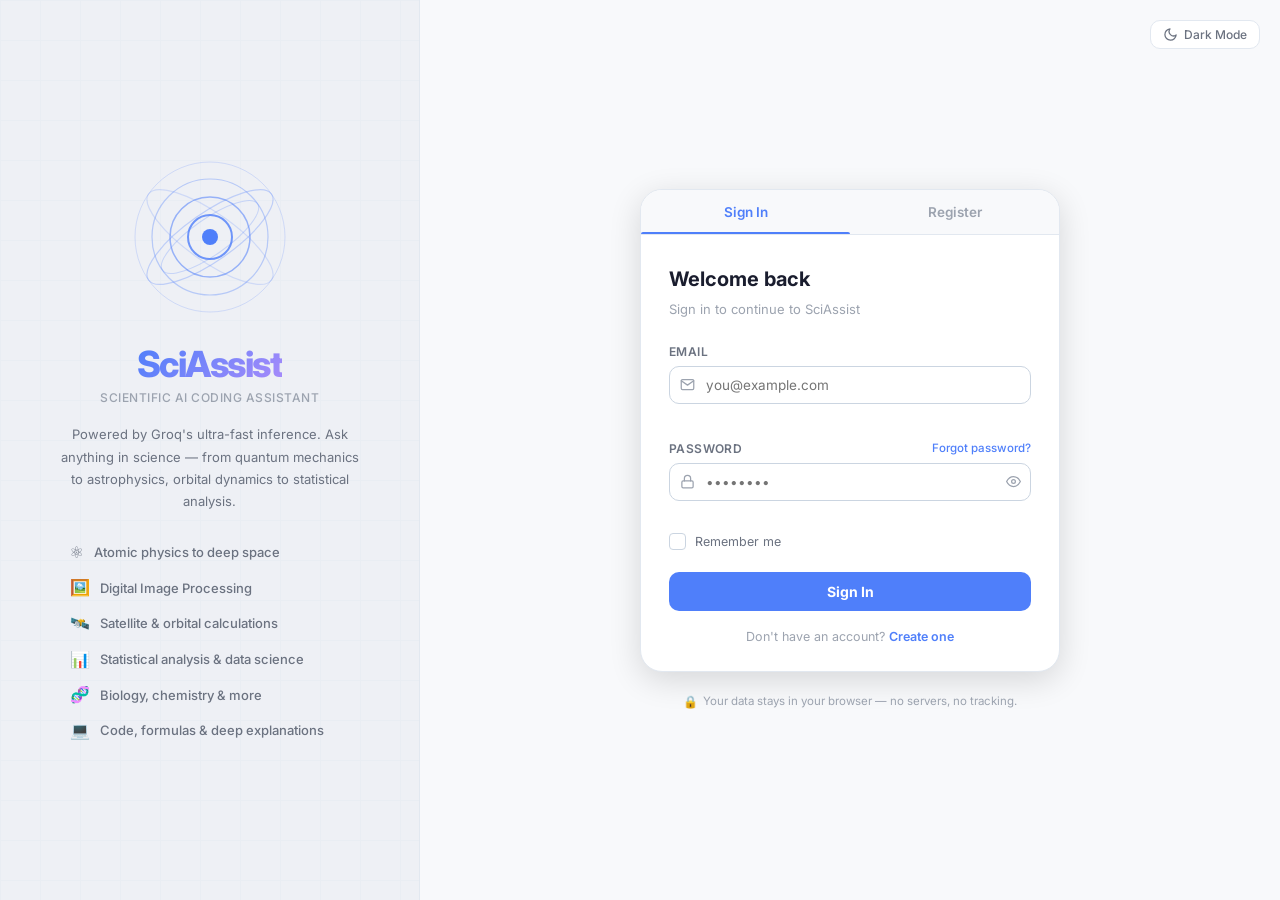
<file: auth.html>
<!DOCTYPE html>
<html lang="en" data-theme="dark">
<head>
  <meta charset="UTF-8" />
  <meta name="viewport" content="width=device-width, initial-scale=1.0" />
  <title>SciAssist — Sign In</title>
  <meta name="description" content="Sign in or create your SciAssist account." />
  <link rel="icon" type="image/svg+xml" href="favicon.svg" />
  <link rel="preconnect" href="https://fonts.googleapis.com" />
  <link rel="preconnect" href="https://fonts.gstatic.com" crossorigin />
  <link href="https://fonts.googleapis.com/css2?family=Inter:wght@300;400;500;600;700&family=JetBrains+Mono:wght@400;500&display=swap" rel="stylesheet" />
  <link rel="stylesheet" href="styles.css" />
  <link rel="stylesheet" href="auth.css" />
</head>
<body>

  <div class="auth-page">

    <!-- Left panel — branding -->
    <div class="auth-brand">
      <div class="auth-brand-inner">
        <div class="auth-orb" aria-hidden="true">
          <svg viewBox="0 0 160 160" fill="none">
            <circle cx="80" cy="80" r="75" stroke="var(--accent)" stroke-width="1" opacity="0.2"/>
            <circle cx="80" cy="80" r="58" stroke="var(--accent)" stroke-width="1.2" opacity="0.35"/>
            <circle cx="80" cy="80" r="40" stroke="var(--accent)" stroke-width="1.5" opacity="0.55"/>
            <circle cx="80" cy="80" r="22" stroke="var(--accent)" stroke-width="2" opacity="0.8"/>
            <circle cx="80" cy="80" r="8" fill="var(--accent)"/>
            <ellipse cx="80" cy="80" rx="75" ry="24" stroke="var(--accent)" stroke-width="1.2" fill="none" opacity="0.3" transform="rotate(-35 80 80)"/>
            <ellipse cx="80" cy="80" rx="75" ry="24" stroke="var(--accent)" stroke-width="1.2" fill="none" opacity="0.2" transform="rotate(35 80 80)"/>
            <ellipse cx="80" cy="80" rx="58" ry="18" stroke="var(--accent)" stroke-width="1" fill="none" opacity="0.25" transform="rotate(-35 80 80)"/>
          </svg>
        </div>

        <div class="auth-brand-text">
          <h1 class="auth-brand-name">SciAssist</h1>
          <p class="auth-brand-tagline">Scientific AI Coding Assistant</p>
        </div>

        <p class="auth-brand-desc">
          Powered by Groq's ultra-fast inference. Ask anything in science — from quantum mechanics to astrophysics, orbital dynamics to statistical analysis.
        </p>

        <ul class="auth-feature-list" aria-label="Features">
          <li><span class="feat-icon" aria-hidden="true">⚛️</span> Atomic physics to deep space</li>
          <li><span class="feat-icon" aria-hidden="true">🖼️</span> Digital Image Processing</li>
          <li><span class="feat-icon" aria-hidden="true">🛰️</span> Satellite & orbital calculations</li>
          <li><span class="feat-icon" aria-hidden="true">📊</span> Statistical analysis & data science</li>
          <li><span class="feat-icon" aria-hidden="true">🧬</span> Biology, chemistry & more</li>
          <li><span class="feat-icon" aria-hidden="true">💻</span> Code, formulas & deep explanations</li>
        </ul>
      </div>
    </div>

    <!-- Right panel — form -->
    <div class="auth-form-panel">

      <div class="auth-theme-row">
        <button id="themeToggle" class="theme-toggle auth-theme-btn" aria-label="Toggle theme">
          <span class="theme-icon light-icon" aria-hidden="true">
            <svg viewBox="0 0 24 24" fill="none" stroke="currentColor" stroke-width="2" stroke-linecap="round" stroke-linejoin="round">
              <circle cx="12" cy="12" r="5"/><line x1="12" y1="1" x2="12" y2="3"/><line x1="12" y1="21" x2="12" y2="23"/>
              <line x1="4.22" y1="4.22" x2="5.64" y2="5.64"/><line x1="18.36" y1="18.36" x2="19.78" y2="19.78"/>
              <line x1="1" y1="12" x2="3" y2="12"/><line x1="21" y1="12" x2="23" y2="12"/>
              <line x1="4.22" y1="19.78" x2="5.64" y2="18.36"/><line x1="18.36" y1="5.64" x2="19.78" y2="4.22"/>
            </svg>
          </span>
          <span class="theme-icon dark-icon" aria-hidden="true">
            <svg viewBox="0 0 24 24" fill="none" stroke="currentColor" stroke-width="2" stroke-linecap="round" stroke-linejoin="round">
              <path d="M21 12.79A9 9 0 1 1 11.21 3 7 7 0 0 0 21 12.79z"/>
            </svg>
          </span>
          <span id="themeLabel">Light Mode</span>
        </button>
      </div>

      <div class="auth-card">

        <!-- Tab switcher -->
        <div class="auth-tabs" role="tablist" aria-label="Authentication mode">
          <button class="auth-tab active" id="tabLogin" role="tab" aria-selected="true" aria-controls="panelLogin">Sign In</button>
          <button class="auth-tab" id="tabRegister" role="tab" aria-selected="false" aria-controls="panelRegister">Register</button>
        </div>

        <!-- ── Login Panel ── -->
        <div id="panelLogin" class="auth-panel active" role="tabpanel" aria-labelledby="tabLogin">
          <div class="auth-panel-header">
            <h2 class="auth-title">Welcome back</h2>
            <p class="auth-subtitle">Sign in to continue to SciAssist</p>
          </div>

          <form id="loginForm" class="auth-form" novalidate autocomplete="on">
            <div class="form-group">
              <label for="loginEmail" class="form-label">Email</label>
              <div class="input-wrap">
                <span class="input-icon" aria-hidden="true">
                  <svg viewBox="0 0 24 24" fill="none" stroke="currentColor" stroke-width="2" stroke-linecap="round" stroke-linejoin="round"><path d="M4 4h16c1.1 0 2 .9 2 2v12c0 1.1-.9 2-2 2H4c-1.1 0-2-.9-2-2V6c0-1.1.9-2 2-2z"/><polyline points="22,6 12,13 2,6"/></svg>
                </span>
                <input type="email" id="loginEmail" class="auth-input" placeholder="you@example.com" autocomplete="email" required aria-required="true" />
              </div>
              <span class="field-error" id="loginEmailErr" role="alert"></span>
            </div>

            <div class="form-group">
              <label for="loginPassword" class="form-label">
                Password
                <button type="button" class="forgot-link" id="forgotBtn" tabindex="0">Forgot password?</button>
              </label>
              <div class="input-wrap">
                <span class="input-icon" aria-hidden="true">
                  <svg viewBox="0 0 24 24" fill="none" stroke="currentColor" stroke-width="2" stroke-linecap="round" stroke-linejoin="round"><rect x="3" y="11" width="18" height="11" rx="2" ry="2"/><path d="M7 11V7a5 5 0 0 1 10 0v4"/></svg>
                </span>
                <input type="password" id="loginPassword" class="auth-input" placeholder="••••••••" autocomplete="current-password" required aria-required="true" />
                <button type="button" class="toggle-pw" aria-label="Show password" data-target="loginPassword">
                  <svg class="eye-icon" viewBox="0 0 24 24" fill="none" stroke="currentColor" stroke-width="2" stroke-linecap="round" stroke-linejoin="round"><path d="M1 12s4-8 11-8 11 8 11 8-4 8-11 8-11-8-11-8z"/><circle cx="12" cy="12" r="3"/></svg>
                  <svg class="eye-off-icon" viewBox="0 0 24 24" fill="none" stroke="currentColor" stroke-width="2" stroke-linecap="round" stroke-linejoin="round" style="display:none"><path d="M17.94 17.94A10.07 10.07 0 0 1 12 20c-7 0-11-8-11-8a18.45 18.45 0 0 1 5.06-5.94"/><path d="M9.9 4.24A9.12 9.12 0 0 1 12 4c7 0 11 8 11 8a18.5 18.5 0 0 1-2.16 3.19"/><line x1="1" y1="1" x2="23" y2="23"/></svg>
                </button>
              </div>
              <span class="field-error" id="loginPasswordErr" role="alert"></span>
            </div>

            <div class="form-group form-check-row">
              <label class="check-label">
                <input type="checkbox" id="rememberMe" class="check-input" />
                <span class="check-box" aria-hidden="true"></span>
                Remember me
              </label>
            </div>

            <button type="submit" class="auth-submit-btn" id="loginSubmit">
              <span class="btn-text">Sign In</span>
              <span class="btn-spinner" hidden aria-hidden="true"></span>
            </button>
          </form>

          <p class="auth-switch">Don't have an account? <button class="switch-link" data-target="register">Create one</button></p>
        </div>

        <!-- ── Register Panel ── -->
        <div id="panelRegister" class="auth-panel" role="tabpanel" aria-labelledby="tabRegister" hidden>
          <div class="auth-panel-header">
            <h2 class="auth-title">Create account</h2>
            <p class="auth-subtitle">Join SciAssist — it's free</p>
          </div>

          <form id="registerForm" class="auth-form" novalidate autocomplete="on">
            <div class="form-row">
              <div class="form-group">
                <label for="regFirstName" class="form-label">First name</label>
                <div class="input-wrap">
                  <span class="input-icon" aria-hidden="true">
                    <svg viewBox="0 0 24 24" fill="none" stroke="currentColor" stroke-width="2" stroke-linecap="round" stroke-linejoin="round"><path d="M20 21v-2a4 4 0 0 0-4-4H8a4 4 0 0 0-4 4v2"/><circle cx="12" cy="7" r="4"/></svg>
                  </span>
                  <input type="text" id="regFirstName" class="auth-input" placeholder="Ada" autocomplete="given-name" required aria-required="true" />
                </div>
                <span class="field-error" id="regFirstNameErr" role="alert"></span>
              </div>
              <div class="form-group">
                <label for="regLastName" class="form-label">Last name</label>
                <div class="input-wrap">
                  <input type="text" id="regLastName" class="auth-input" placeholder="Lovelace" autocomplete="family-name" required aria-required="true" />
                </div>
                <span class="field-error" id="regLastNameErr" role="alert"></span>
              </div>
            </div>

            <div class="form-group">
              <label for="regEmail" class="form-label">Email</label>
              <div class="input-wrap">
                <span class="input-icon" aria-hidden="true">
                  <svg viewBox="0 0 24 24" fill="none" stroke="currentColor" stroke-width="2" stroke-linecap="round" stroke-linejoin="round"><path d="M4 4h16c1.1 0 2 .9 2 2v12c0 1.1-.9 2-2 2H4c-1.1 0-2-.9-2-2V6c0-1.1.9-2 2-2z"/><polyline points="22,6 12,13 2,6"/></svg>
                </span>
                <input type="email" id="regEmail" class="auth-input" placeholder="you@example.com" autocomplete="email" required aria-required="true" />
              </div>
              <span class="field-error" id="regEmailErr" role="alert"></span>
            </div>

            <div class="form-group">
              <label for="regPassword" class="form-label">Password</label>
              <div class="input-wrap">
                <span class="input-icon" aria-hidden="true">
                  <svg viewBox="0 0 24 24" fill="none" stroke="currentColor" stroke-width="2" stroke-linecap="round" stroke-linejoin="round"><rect x="3" y="11" width="18" height="11" rx="2" ry="2"/><path d="M7 11V7a5 5 0 0 1 10 0v4"/></svg>
                </span>
                <input type="password" id="regPassword" class="auth-input" placeholder="Min. 8 characters" autocomplete="new-password" required aria-required="true" />
                <button type="button" class="toggle-pw" aria-label="Show password" data-target="regPassword">
                  <svg class="eye-icon" viewBox="0 0 24 24" fill="none" stroke="currentColor" stroke-width="2" stroke-linecap="round" stroke-linejoin="round"><path d="M1 12s4-8 11-8 11 8 11 8-4 8-11 8-11-8-11-8z"/><circle cx="12" cy="12" r="3"/></svg>
                  <svg class="eye-off-icon" viewBox="0 0 24 24" fill="none" stroke="currentColor" stroke-width="2" stroke-linecap="round" stroke-linejoin="round" style="display:none"><path d="M17.94 17.94A10.07 10.07 0 0 1 12 20c-7 0-11-8-11-8a18.45 18.45 0 0 1 5.06-5.94"/><path d="M9.9 4.24A9.12 9.12 0 0 1 12 4c7 0 11 8 11 8a18.5 18.5 0 0 1-2.16 3.19"/><line x1="1" y1="1" x2="23" y2="23"/></svg>
                </button>
              </div>
              <!-- Password strength bar -->
              <div class="pw-strength" id="pwStrength" aria-live="polite">
                <div class="pw-strength-bar">
                  <div class="pw-strength-fill" id="pwStrengthFill"></div>
                </div>
                <span class="pw-strength-label" id="pwStrengthLabel"></span>
              </div>
              <span class="field-error" id="regPasswordErr" role="alert"></span>
            </div>

            <div class="form-group">
              <label for="regConfirm" class="form-label">Confirm password</label>
              <div class="input-wrap">
                <span class="input-icon" aria-hidden="true">
                  <svg viewBox="0 0 24 24" fill="none" stroke="currentColor" stroke-width="2" stroke-linecap="round" stroke-linejoin="round"><path d="M12 22s8-4 8-10V5l-8-3-8 3v7c0 6 8 10 8 10z"/></svg>
                </span>
                <input type="password" id="regConfirm" class="auth-input" placeholder="Repeat password" autocomplete="new-password" required aria-required="true" />
                <button type="button" class="toggle-pw" aria-label="Show confirm password" data-target="regConfirm">
                  <svg class="eye-icon" viewBox="0 0 24 24" fill="none" stroke="currentColor" stroke-width="2" stroke-linecap="round" stroke-linejoin="round"><path d="M1 12s4-8 11-8 11 8 11 8-4 8-11 8-11-8-11-8z"/><circle cx="12" cy="12" r="3"/></svg>
                  <svg class="eye-off-icon" viewBox="0 0 24 24" fill="none" stroke="currentColor" stroke-width="2" stroke-linecap="round" stroke-linejoin="round" style="display:none"><path d="M17.94 17.94A10.07 10.07 0 0 1 12 20c-7 0-11-8-11-8a18.45 18.45 0 0 1 5.06-5.94"/><path d="M9.9 4.24A9.12 9.12 0 0 1 12 4c7 0 11 8 11 8a18.5 18.5 0 0 1-2.16 3.19"/><line x1="1" y1="1" x2="23" y2="23"/></svg>
                </button>
              </div>
              <span class="field-error" id="regConfirmErr" role="alert"></span>
            </div>

            <div class="form-group form-check-row">
              <label class="check-label">
                <input type="checkbox" id="agreeTerms" class="check-input" required />
                <span class="check-box" aria-hidden="true"></span>
                I agree to use SciAssist for scientific purposes only
              </label>
              <span class="field-error" id="agreeTermsErr" role="alert"></span>
            </div>

            <button type="submit" class="auth-submit-btn" id="registerSubmit">
              <span class="btn-text">Create Account</span>
              <span class="btn-spinner" hidden aria-hidden="true"></span>
            </button>
          </form>

          <p class="auth-switch">Already have an account? <button class="switch-link" data-target="login">Sign in</button></p>
        </div>

      </div><!-- /auth-card -->

      <p class="auth-footer-note">Your data stays in your browser — no servers, no tracking.</p>

    </div><!-- /auth-form-panel -->
  </div><!-- /auth-page -->

  <!-- Toast container -->
  <div id="toastContainer" class="toast-container" aria-live="assertive" aria-atomic="true" role="alert"></div>

  <!-- Forgot password modal -->
  <div id="forgotModal" class="modal-backdrop" hidden role="dialog" aria-modal="true" aria-labelledby="forgotTitle">
    <div class="modal-box">
      <div class="modal-header">
        <h3 id="forgotTitle" class="modal-title">Reset Password</h3>
        <button class="modal-close icon-btn" id="modalClose" aria-label="Close">
          <svg viewBox="0 0 24 24" fill="none" stroke="currentColor" stroke-width="2" stroke-linecap="round" stroke-linejoin="round" aria-hidden="true"><line x1="18" y1="6" x2="6" y2="18"/><line x1="6" y1="6" x2="18" y2="18"/></svg>
        </button>
      </div>
      <p class="modal-body">Enter your registered email. Your new password will be shown once — save it immediately.</p>
      <div class="form-group" style="margin-top:14px">
        <div class="input-wrap">
          <span class="input-icon" aria-hidden="true">
            <svg viewBox="0 0 24 24" fill="none" stroke="currentColor" stroke-width="2" stroke-linecap="round" stroke-linejoin="round"><path d="M4 4h16c1.1 0 2 .9 2 2v12c0 1.1-.9 2-2 2H4c-1.1 0-2-.9-2-2V6c0-1.1.9-2 2-2z"/><polyline points="22,6 12,13 2,6"/></svg>
          </span>
          <input type="email" id="forgotEmail" class="auth-input" placeholder="you@example.com" autocomplete="email" />
        </div>
      </div>
      <div id="resetResult" class="reset-result" hidden></div>
      <div class="modal-actions">
        <button class="auth-submit-btn" id="resetBtn" style="margin-top:0">Reset Password</button>
      </div>
    </div>
  </div>

  <script src="auth.js"></script>
</body>
</html>
</file>
<file: styles.css>
/* ============================================================
   SciAssist — Professional Scientific AI Assistant
   Design System & Layout
   ============================================================ */

/* ---------- Design Tokens ---------- */
:root {
  --bg-primary: #F8F9FB;
  --bg-secondary: #FFFFFF;
  --bg-sidebar: #EEF0F5;
  --bg-input: #FFFFFF;
  --bg-code: #1E2130;
  --bg-message-user: #4F7FFA;
  --bg-message-ai: #FFFFFF;
  --bg-hover: rgba(79,127,250,0.07);
  --border: #E2E8F0;
  --border-input: #CBD5E1;
  --accent: #4F7FFA;
  --accent-hover: #3D6FE8;
  --accent-subtle: rgba(79,127,250,0.12);
  --text-primary: #1A1D2E;
  --text-secondary: #6B7280;
  --text-muted: #9CA3AF;
  --text-on-accent: #FFFFFF;
  --text-code: #E8EAED;
  --success: #10B981;
  --error: #EF4444;
  --warning: #F59E0B;
  --shadow-sm: 0 1px 3px rgba(0,0,0,0.08);
  --shadow-md: 0 4px 16px rgba(0,0,0,0.10);
  --shadow-lg: 0 8px 32px rgba(0,0,0,0.14);
  --sidebar-width: 260px;
  --header-height: 56px;
  --radius-sm: 6px;
  --radius-md: 10px;
  --radius-lg: 16px;
  --radius-xl: 22px;
  --font-ui: 'Inter', system-ui, -apple-system, sans-serif;
  --font-mono: 'JetBrains Mono', 'Fira Code', monospace;
  --transition: 0.2s ease;
}

[data-theme="dark"] {
  --bg-primary: #0F1117;
  --bg-secondary: #1A1D27;
  --bg-sidebar: #13151F;
  --bg-input: #1E2130;
  --bg-message-user: #4F7FFA;
  --bg-message-ai: #1E2130;
  --bg-hover: rgba(79,127,250,0.10);
  --border: #2A2D3A;
  --border-input: #3A3D4E;
  --accent: #6B9BFF;
  --accent-hover: #5A8AEE;
  --accent-subtle: rgba(107,155,255,0.15);
  --text-primary: #E8EAED;
  --text-secondary: #9CA3AF;
  --text-muted: #6B7280;
  --text-on-accent: #FFFFFF;
  --shadow-sm: 0 1px 3px rgba(0,0,0,0.3);
  --shadow-md: 0 4px 16px rgba(0,0,0,0.4);
  --shadow-lg: 0 8px 32px rgba(0,0,0,0.5);
}

/* ---------- Reset & Base ---------- */
*, *::before, *::after { box-sizing: border-box; margin: 0; padding: 0; }

html {
  font-size: 14px;
  scroll-behavior: smooth;
  -webkit-text-size-adjust: 100%;
}

body {
  font-family: var(--font-ui);
  background: var(--bg-primary);
  color: var(--text-primary);
  line-height: 1.6;
  min-height: 100vh;
  overflow: hidden;
  transition: background var(--transition), color var(--transition);
}

#app {
  display: flex;
  height: 100vh;
  overflow: hidden;
}

/* ---------- Scrollbar ---------- */
::-webkit-scrollbar { width: 6px; height: 6px; }
::-webkit-scrollbar-track { background: transparent; }
::-webkit-scrollbar-thumb { background: var(--border); border-radius: 3px; }
::-webkit-scrollbar-thumb:hover { background: var(--text-muted); }

/* ---------- Sidebar ---------- */
.sidebar {
  width: var(--sidebar-width);
  min-width: var(--sidebar-width);
  background: var(--bg-sidebar);
  border-right: 1px solid var(--border);
  display: flex;
  flex-direction: column;
  overflow: hidden;
  transition: transform var(--transition), width var(--transition);
  z-index: 100;
}

.sidebar.collapsed {
  width: 0;
  min-width: 0;
  border-right: none;
}

.sidebar-header {
  display: flex;
  align-items: center;
  justify-content: space-between;
  padding: 18px 16px 14px;
  border-bottom: 1px solid var(--border);
}

.logo {
  display: flex;
  align-items: center;
  gap: 10px;
}

.logo-icon {
  width: 34px;
  height: 34px;
  flex-shrink: 0;
  animation: orbit 12s linear infinite;
}

@keyframes orbit {
  from { transform: rotate(0deg); }
  to { transform: rotate(360deg); }
}

.logo-text { display: flex; flex-direction: column; }
.logo-name { font-size: 15px; font-weight: 700; color: var(--text-primary); letter-spacing: -0.3px; }
.logo-tagline { font-size: 10px; color: var(--text-muted); font-weight: 400; }

.sidebar-close { display: none; }

.new-chat-btn {
  display: flex;
  align-items: center;
  gap: 8px;
  margin: 14px 12px 10px;
  padding: 9px 14px;
  background: var(--accent-subtle);
  color: var(--accent);
  border: 1px solid var(--accent-subtle);
  border-radius: var(--radius-md);
  font-size: 13px;
  font-weight: 600;
  cursor: pointer;
  transition: background var(--transition), border-color var(--transition);
  font-family: var(--font-ui);
}

.new-chat-btn:hover {
  background: var(--accent);
  color: var(--text-on-accent);
  border-color: var(--accent);
}

.new-chat-btn svg { width: 16px; height: 16px; }

.topics-nav { flex: 1; overflow-y: auto; padding: 0 12px; }
.topics-heading {
  font-size: 10px;
  font-weight: 700;
  text-transform: uppercase;
  letter-spacing: 0.8px;
  color: var(--text-muted);
  padding: 14px 4px 8px;
}

.topics-list { list-style: none; display: flex; flex-direction: column; gap: 2px; }

.topic-item {
  display: flex;
  align-items: center;
  gap: 8px;
  padding: 8px 10px;
  border-radius: var(--radius-sm);
  cursor: pointer;
  color: var(--text-secondary);
  font-size: 12.5px;
  font-weight: 500;
  transition: background var(--transition), color var(--transition);
  border: none;
  background: none;
  width: 100%;
  text-align: left;
  font-family: var(--font-ui);
}

.topic-item:hover { background: var(--bg-hover); color: var(--accent); }
.topic-item .topic-icon { font-size: 15px; flex-shrink: 0; }

.sidebar-footer {
  padding: 14px 12px;
  border-top: 1px solid var(--border);
  display: flex;
  flex-direction: column;
  gap: 12px;
}

.theme-toggle {
  display: flex;
  align-items: center;
  gap: 8px;
  padding: 7px 10px;
  border-radius: var(--radius-sm);
  border: none;
  background: none;
  cursor: pointer;
  color: var(--text-secondary);
  font-size: 12.5px;
  font-weight: 500;
  transition: background var(--transition), color var(--transition);
  font-family: var(--font-ui);
  width: 100%;
  text-align: left;
}

.theme-toggle:hover { background: var(--bg-hover); color: var(--text-primary); }
.theme-icon svg { width: 15px; height: 15px; vertical-align: middle; }

[data-theme="dark"] .light-icon { display: flex; }
[data-theme="dark"] .dark-icon { display: none; }
[data-theme="light"] .light-icon { display: none; }
[data-theme="light"] .dark-icon { display: flex; }

.api-key-section { display: flex; flex-direction: column; gap: 5px; }
.api-key-label {
  display: flex;
  align-items: center;
  gap: 5px;
  font-size: 11px;
  font-weight: 600;
  color: var(--text-muted);
  text-transform: uppercase;
  letter-spacing: 0.5px;
}
.key-icon { width: 12px; height: 12px; }

.api-key-input {
  padding: 7px 10px;
  border: 1px solid var(--border-input);
  border-radius: var(--radius-sm);
  background: var(--bg-input);
  color: var(--text-primary);
  font-size: 12px;
  font-family: var(--font-mono);
  outline: none;
  transition: border-color var(--transition);
  width: 100%;
}

.api-key-input:focus { border-color: var(--accent); }
.api-key-input::placeholder { color: var(--text-muted); }

.save-key-btn {
  padding: 6px 12px;
  background: var(--accent);
  color: var(--text-on-accent);
  border: none;
  border-radius: var(--radius-sm);
  font-size: 12px;
  font-weight: 600;
  cursor: pointer;
  transition: background var(--transition);
  font-family: var(--font-ui);
  align-self: flex-end;
}

.save-key-btn:hover { background: var(--accent-hover); }

/* ---------- Main Area ---------- */
.main-area {
  flex: 1;
  display: flex;
  flex-direction: column;
  min-width: 0;
  overflow: hidden;
  background: var(--bg-primary);
}

/* ---------- Header ---------- */
.main-header {
  height: var(--header-height);
  display: flex;
  align-items: center;
  justify-content: space-between;
  padding: 0 16px;
  border-bottom: 1px solid var(--border);
  background: var(--bg-secondary);
  box-shadow: var(--shadow-sm);
  gap: 12px;
  flex-shrink: 0;
  z-index: 10;
}

.header-title {
  display: flex;
  align-items: center;
  gap: 8px;
  font-size: 15px;
  font-weight: 700;
  color: var(--text-primary);
  letter-spacing: -0.3px;
}

.header-logo { width: 22px; height: 22px; }

.header-actions { display: flex; align-items: center; gap: 8px; }

.mode-toggle-group {
  display: flex;
  background: var(--bg-primary);
  border: 1px solid var(--border);
  border-radius: var(--radius-lg);
  overflow: hidden;
  padding: 2px;
  gap: 2px;
}

.mode-btn {
  display: flex;
  align-items: center;
  gap: 5px;
  padding: 5px 11px;
  border: none;
  background: none;
  border-radius: var(--radius-md);
  font-size: 12px;
  font-weight: 600;
  cursor: pointer;
  color: var(--text-secondary);
  transition: background var(--transition), color var(--transition);
  font-family: var(--font-ui);
}

.mode-btn.active {
  background: var(--accent);
  color: var(--text-on-accent);
}

.mode-btn:not(.active):hover { background: var(--bg-hover); color: var(--text-primary); }
.mode-icon { width: 12px; height: 12px; }

/* ---------- Icon Buttons ---------- */
.icon-btn {
  width: 34px;
  height: 34px;
  display: flex;
  align-items: center;
  justify-content: center;
  border: none;
  background: none;
  border-radius: var(--radius-sm);
  cursor: pointer;
  color: var(--text-secondary);
  transition: background var(--transition), color var(--transition);
  flex-shrink: 0;
}

.icon-btn:hover { background: var(--bg-hover); color: var(--text-primary); }
.icon-btn svg { width: 18px; height: 18px; }

/* ---------- Chat Panel ---------- */
.chat-panel {
  flex: 1;
  overflow-y: auto;
  overflow-x: hidden;
  padding: 20px 0;
  display: flex;
  flex-direction: column;
  scroll-behavior: smooth;
}

/* ---------- Welcome Screen ---------- */
.welcome-screen {
  display: flex;
  flex-direction: column;
  align-items: center;
  justify-content: center;
  flex: 1;
  padding: 40px 24px;
  text-align: center;
  animation: fadeUp 0.5s ease;
}

@keyframes fadeUp {
  from { opacity: 0; transform: translateY(16px); }
  to { opacity: 1; transform: translateY(0); }
}

.welcome-orb {
  width: 120px;
  height: 120px;
  margin-bottom: 24px;
  animation: pulse 4s ease-in-out infinite;
}

@keyframes pulse {
  0%, 100% { opacity: 0.9; transform: scale(1); }
  50% { opacity: 1; transform: scale(1.04); }
}

.welcome-title {
  font-size: 32px;
  font-weight: 800;
  letter-spacing: -1px;
  background: linear-gradient(135deg, var(--accent), #A78BFA);
  -webkit-background-clip: text;
  -webkit-text-fill-color: transparent;
  background-clip: text;
  margin-bottom: 6px;
}

.welcome-subtitle {
  font-size: 14px;
  color: var(--text-secondary);
  font-weight: 500;
  margin-bottom: 12px;
}

.welcome-desc {
  font-size: 13px;
  color: var(--text-muted);
  max-width: 460px;
  line-height: 1.7;
  margin-bottom: 28px;
}

.welcome-chips {
  display: flex;
  flex-wrap: wrap;
  justify-content: center;
  gap: 8px;
  max-width: 640px;
}

.welcome-chip {
  padding: 8px 14px;
  background: var(--bg-secondary);
  border: 1px solid var(--border);
  border-radius: var(--radius-xl);
  font-size: 12px;
  color: var(--text-secondary);
  cursor: pointer;
  transition: border-color var(--transition), color var(--transition), background var(--transition);
  font-family: var(--font-ui);
}

.welcome-chip:hover {
  border-color: var(--accent);
  color: var(--accent);
  background: var(--accent-subtle);
}

/* ---------- Message List ---------- */
.message-list {
  display: flex;
  flex-direction: column;
  gap: 0;
  max-width: 860px;
  width: 100%;
  margin: 0 auto;
  padding: 0 20px;
}

.message-wrapper {
  display: flex;
  flex-direction: column;
  animation: fadeUp 0.25s ease;
}

.message-row {
  display: flex;
  align-items: flex-start;
  gap: 10px;
  padding: 12px 0;
}

.message-row.user { flex-direction: row-reverse; }

.avatar {
  width: 30px;
  height: 30px;
  border-radius: 50%;
  display: flex;
  align-items: center;
  justify-content: center;
  flex-shrink: 0;
  font-size: 12px;
  font-weight: 700;
  margin-top: 2px;
}

.avatar.user-avatar {
  background: var(--accent);
  color: var(--text-on-accent);
}

.avatar.ai-avatar {
  background: var(--bg-message-ai);
  border: 1px solid var(--border);
  color: var(--accent);
}

.avatar.ai-avatar svg { width: 16px; height: 16px; }

.message-content-wrap {
  display: flex;
  flex-direction: column;
  max-width: 80%;
  min-width: 0;
}

.message-row.user .message-content-wrap { align-items: flex-end; }

.message-bubble {
  padding: 11px 15px;
  border-radius: var(--radius-lg);
  line-height: 1.65;
  font-size: 13.5px;
  word-break: break-word;
  position: relative;
}

.message-row.user .message-bubble {
  background: var(--bg-message-user);
  color: #FFFFFF;
  border-bottom-right-radius: 4px;
}

.message-row.ai .message-bubble {
  background: var(--bg-message-ai);
  color: var(--text-primary);
  border: 1px solid var(--border);
  border-bottom-left-radius: 4px;
  box-shadow: var(--shadow-sm);
}

.message-row.ai .message-bubble.error {
  border-color: var(--error);
  background: rgba(239,68,68,0.07);
  color: var(--error);
}

.message-meta {
  display: flex;
  align-items: center;
  gap: 6px;
  margin-top: 4px;
  padding: 0 2px;
}

.message-timestamp {
  font-size: 10.5px;
  color: var(--text-muted);
}

.msg-action-btn {
  width: 22px;
  height: 22px;
  display: flex;
  align-items: center;
  justify-content: center;
  border: none;
  background: none;
  cursor: pointer;
  color: var(--text-muted);
  border-radius: 4px;
  transition: color var(--transition), background var(--transition);
  padding: 0;
}

.msg-action-btn:hover { color: var(--accent); background: var(--accent-subtle); }
.msg-action-btn svg { width: 13px; height: 13px; }

/* ---------- Message Content (Markdown) ---------- */
.msg-body { min-width: 0; }
.msg-body p { margin-bottom: 8px; }
.msg-body p:last-child { margin-bottom: 0; }
.msg-body h1, .msg-body h2, .msg-body h3, .msg-body h4 {
  font-weight: 700;
  margin: 14px 0 6px;
  line-height: 1.3;
  color: var(--text-primary);
}
.msg-body h1 { font-size: 18px; }
.msg-body h2 { font-size: 16px; }
.msg-body h3 { font-size: 14px; }
.msg-body h4 { font-size: 13.5px; }
.msg-body ul, .msg-body ol { padding-left: 20px; margin-bottom: 8px; }
.msg-body li { margin-bottom: 4px; }
.msg-body strong { font-weight: 700; }
.msg-body em { font-style: italic; }
.msg-body hr { border: none; border-top: 1px solid var(--border); margin: 12px 0; }

.msg-body a {
  color: var(--accent);
  text-decoration: underline;
  text-underline-offset: 2px;
  word-break: break-all;
}

.msg-body a:hover { text-decoration: none; }

/* Inline code */
.msg-body code:not(.hljs) {
  font-family: var(--font-mono);
  font-size: 12px;
  background: rgba(79,127,250,0.12);
  color: var(--accent);
  padding: 1px 5px;
  border-radius: 4px;
}

/* Block quote */
.msg-body blockquote {
  border-left: 3px solid var(--accent);
  padding: 8px 14px;
  background: var(--accent-subtle);
  border-radius: 0 var(--radius-sm) var(--radius-sm) 0;
  margin: 8px 0;
  color: var(--text-secondary);
  font-style: italic;
  font-size: 13px;
}

/* Table */
.msg-body table {
  border-collapse: collapse;
  width: 100%;
  font-size: 12.5px;
  margin: 10px 0;
  overflow-x: auto;
  display: block;
}

.msg-body th, .msg-body td {
  padding: 7px 12px;
  border: 1px solid var(--border);
  text-align: left;
}

.msg-body th {
  background: var(--bg-primary);
  font-weight: 700;
  color: var(--text-secondary);
  text-transform: uppercase;
  font-size: 11px;
  letter-spacing: 0.3px;
}

.msg-body tr:nth-child(even) td { background: rgba(79,127,250,0.04); }

/* ---------- Code Blocks ---------- */
.code-block-wrapper {
  position: relative;
  margin: 10px 0;
  border-radius: var(--radius-md);
  overflow: hidden;
  border: 1px solid rgba(255,255,255,0.06);
}

.code-header {
  display: flex;
  align-items: center;
  justify-content: space-between;
  padding: 7px 14px;
  background: #161826;
  border-bottom: 1px solid rgba(255,255,255,0.06);
}

.code-lang {
  font-size: 11px;
  font-weight: 600;
  color: #7C8CF8;
  font-family: var(--font-mono);
  text-transform: uppercase;
  letter-spacing: 0.5px;
}

.copy-btn {
  display: flex;
  align-items: center;
  gap: 4px;
  padding: 3px 8px;
  background: rgba(255,255,255,0.06);
  border: 1px solid rgba(255,255,255,0.1);
  border-radius: 4px;
  color: #9CA3AF;
  font-size: 11px;
  font-family: var(--font-ui);
  font-weight: 500;
  cursor: pointer;
  transition: background 0.15s, color 0.15s;
}

.copy-btn:hover { background: rgba(255,255,255,0.12); color: #FFFFFF; }
.copy-btn.copied { color: #34D399; border-color: rgba(52,211,153,0.3); }
.copy-btn svg { width: 12px; height: 12px; }

.code-block-wrapper pre {
  margin: 0;
  padding: 14px 16px;
  background: #1a1c2e !important;
  overflow-x: auto;
  font-size: 12.5px;
  line-height: 1.7;
}

.code-block-wrapper code {
  font-family: var(--font-mono) !important;
  font-size: 12.5px !important;
}

/* ---------- KaTeX / Math ---------- */
.katex-display {
  padding: 12px 0;
  overflow-x: auto;
  overflow-y: hidden;
}

.katex { font-size: 1.05em; }

/* ---------- Attachment chips in user message ---------- */
.msg-attachments {
  display: flex;
  flex-wrap: wrap;
  gap: 6px;
  margin-bottom: 6px;
}

.msg-attachment-chip {
  display: flex;
  align-items: center;
  gap: 5px;
  padding: 4px 9px;
  background: rgba(255,255,255,0.15);
  border-radius: 20px;
  font-size: 11px;
  color: #FFFFFF;
  max-width: 180px;
  overflow: hidden;
  white-space: nowrap;
  text-overflow: ellipsis;
}

.msg-attachment-chip svg { width: 12px; height: 12px; flex-shrink: 0; }
.msg-img-preview { max-width: 240px; border-radius: var(--radius-md); margin-bottom: 6px; display: block; }

/* ---------- Typing Indicator ---------- */
.typing-indicator {
  display: flex;
  align-items: center;
  gap: 10px;
  padding: 10px 20px;
  max-width: 860px;
  width: 100%;
  margin: 0 auto;
}

.typing-bubble {
  display: flex;
  align-items: center;
  gap: 5px;
  padding: 10px 14px;
  background: var(--bg-message-ai);
  border: 1px solid var(--border);
  border-radius: var(--radius-lg);
  border-bottom-left-radius: 4px;
}

.dot {
  width: 7px;
  height: 7px;
  background: var(--text-muted);
  border-radius: 50%;
  animation: bounce 1.4s ease-in-out infinite;
}

.dot:nth-child(2) { animation-delay: 0.2s; }
.dot:nth-child(3) { animation-delay: 0.4s; }

@keyframes bounce {
  0%, 60%, 100% { transform: translateY(0); opacity: 0.4; }
  30% { transform: translateY(-5px); opacity: 1; }
}

.typing-label { font-size: 12px; color: var(--text-muted); font-style: italic; }

/* ---------- Input Wrapper ---------- */
.input-wrapper {
  padding: 12px 20px 14px;
  background: var(--bg-secondary);
  border-top: 1px solid var(--border);
  box-shadow: 0 -4px 20px rgba(0,0,0,0.06);
  flex-shrink: 0;
  max-width: 900px;
  width: 100%;
  margin: 0 auto;
  border-radius: var(--radius-lg) var(--radius-lg) 0 0;
}

/* ---------- Attachment Bar ---------- */
.attachment-bar {
  display: flex;
  flex-wrap: wrap;
  gap: 8px;
  padding: 8px 0 10px;
  animation: fadeUp 0.2s ease;
}

.attachment-preview {
  display: flex;
  align-items: center;
  gap: 6px;
  padding: 5px 8px 5px 6px;
  background: var(--bg-primary);
  border: 1px solid var(--border);
  border-radius: var(--radius-sm);
  max-width: 180px;
  position: relative;
}

.attachment-preview img {
  width: 36px;
  height: 36px;
  object-fit: cover;
  border-radius: 4px;
  flex-shrink: 0;
}

.attachment-preview .attach-icon {
  width: 36px;
  height: 36px;
  display: flex;
  align-items: center;
  justify-content: center;
  background: var(--accent-subtle);
  border-radius: 4px;
  flex-shrink: 0;
}

.attachment-preview .attach-icon svg { width: 18px; height: 18px; color: var(--accent); }

.attach-info { display: flex; flex-direction: column; min-width: 0; }
.attach-name {
  font-size: 11.5px;
  font-weight: 600;
  color: var(--text-primary);
  white-space: nowrap;
  overflow: hidden;
  text-overflow: ellipsis;
  max-width: 100px;
}
.attach-size { font-size: 10px; color: var(--text-muted); }

.remove-attach {
  position: absolute;
  top: -5px;
  right: -5px;
  width: 16px;
  height: 16px;
  background: var(--error);
  color: #FFF;
  border: none;
  border-radius: 50%;
  cursor: pointer;
  display: flex;
  align-items: center;
  justify-content: center;
  font-size: 10px;
  line-height: 1;
}

/* ---------- Generate Banner ---------- */
.generate-banner {
  display: flex;
  align-items: center;
  justify-content: space-between;
  padding: 8px 12px;
  background: var(--accent-subtle);
  border: 1px solid rgba(79,127,250,0.25);
  border-radius: var(--radius-md);
  margin-bottom: 10px;
  animation: fadeUp 0.2s ease;
}

.generate-hint { font-size: 12px; color: var(--accent); font-weight: 500; }

.generate-btn {
  display: flex;
  align-items: center;
  gap: 6px;
  padding: 6px 14px;
  background: var(--accent);
  color: var(--text-on-accent);
  border: none;
  border-radius: var(--radius-sm);
  font-size: 12.5px;
  font-weight: 700;
  cursor: pointer;
  transition: background var(--transition);
  font-family: var(--font-ui);
}

.generate-btn:hover { background: var(--accent-hover); }
.generate-btn svg { width: 14px; height: 14px; }

/* ---------- Input Row ---------- */
.input-row {
  display: flex;
  align-items: flex-end;
  gap: 8px;
  background: var(--bg-input);
  border: 1.5px solid var(--border-input);
  border-radius: var(--radius-lg);
  padding: 8px 10px;
  transition: border-color var(--transition), box-shadow var(--transition);
}

.input-row:focus-within {
  border-color: var(--accent);
  box-shadow: 0 0 0 3px var(--accent-subtle);
}

.input-icon-btn {
  width: 32px;
  height: 32px;
  flex-shrink: 0;
}

.textarea-wrapper { flex: 1; min-width: 0; }

.message-textarea {
  width: 100%;
  border: none;
  background: none;
  color: var(--text-primary);
  font-family: var(--font-ui);
  font-size: 13.5px;
  line-height: 1.6;
  resize: none;
  outline: none;
  max-height: 180px;
  overflow-y: auto;
  display: block;
  padding: 4px 0;
}

.message-textarea::placeholder { color: var(--text-muted); }

/* Mic button states */
.mic-btn.listening {
  color: var(--error);
  background: rgba(239,68,68,0.1);
  animation: micPulse 1.2s ease-in-out infinite;
}

@keyframes micPulse {
  0%, 100% { box-shadow: 0 0 0 0 rgba(239,68,68,0.4); }
  50% { box-shadow: 0 0 0 7px rgba(239,68,68,0); }
}

/* Send button */
.send-btn {
  width: 34px;
  height: 34px;
  background: var(--accent);
  color: var(--text-on-accent);
  border: none;
  border-radius: var(--radius-sm);
  cursor: pointer;
  display: flex;
  align-items: center;
  justify-content: center;
  flex-shrink: 0;
  transition: background var(--transition), transform var(--transition);
}

.send-btn:hover { background: var(--accent-hover); }
.send-btn:active { transform: scale(0.94); }
.send-btn svg { width: 16px; height: 16px; }
.send-btn.stop { background: var(--error); }
.send-btn.stop:hover { background: #DC2626; }

.input-hint {
  font-size: 10.5px;
  color: var(--text-muted);
  text-align: center;
  margin-top: 7px;
}

.input-hint kbd {
  font-family: var(--font-mono);
  font-size: 10px;
  padding: 1px 4px;
  background: var(--bg-primary);
  border: 1px solid var(--border);
  border-radius: 3px;
  color: var(--text-secondary);
}

/* ---------- Toast Notifications ---------- */
.toast-container {
  position: fixed;
  bottom: 24px;
  right: 24px;
  display: flex;
  flex-direction: column;
  gap: 8px;
  z-index: 9999;
  pointer-events: none;
}

.toast {
  display: flex;
  align-items: center;
  gap: 10px;
  padding: 11px 16px;
  background: var(--bg-secondary);
  border: 1px solid var(--border);
  border-radius: var(--radius-md);
  box-shadow: var(--shadow-lg);
  font-size: 13px;
  color: var(--text-primary);
  pointer-events: all;
  animation: slideIn 0.25s ease, fadeOut 0.3s ease 3.7s forwards;
  max-width: 320px;
}

.toast.success { border-left: 3px solid var(--success); }
.toast.error { border-left: 3px solid var(--error); }
.toast.info { border-left: 3px solid var(--accent); }
.toast.warning { border-left: 3px solid var(--warning); }

.toast-icon { flex-shrink: 0; }
.toast-icon svg { width: 16px; height: 16px; }
.toast.success .toast-icon { color: var(--success); }
.toast.error .toast-icon { color: var(--error); }
.toast.info .toast-icon { color: var(--accent); }
.toast.warning .toast-icon { color: var(--warning); }

@keyframes slideIn {
  from { opacity: 0; transform: translateX(24px); }
  to { opacity: 1; transform: translateX(0); }
}

@keyframes fadeOut {
  to { opacity: 0; transform: translateX(8px); }
}

/* ---------- Sidebar Overlay ---------- */
.sidebar-overlay {
  display: none;
  position: fixed;
  inset: 0;
  background: rgba(0,0,0,0.5);
  z-index: 99;
  backdrop-filter: blur(2px);
}

/* ---------- Streaming cursor ---------- */
.streaming-cursor::after {
  content: '▋';
  animation: blink 0.7s step-end infinite;
  color: var(--accent);
}

@keyframes blink {
  0%, 100% { opacity: 1; }
  50% { opacity: 0; }
}

/* ---------- Tablet Responsive ---------- */
@media (max-width: 900px) {
  .sidebar {
    position: fixed;
    left: 0;
    top: 0;
    height: 100vh;
    transform: translateX(-100%);
    transition: transform 0.28s cubic-bezier(0.4,0,0.2,1);
    z-index: 200;
  }
  .sidebar.open {
    transform: translateX(0);
  }
  .sidebar-close { display: flex; }
  .sidebar-overlay { display: block; }
  .sidebar-overlay.visible { display: block; }
  .input-wrapper { padding: 10px 12px 12px; }
  .message-list { padding: 0 12px; }
  .message-content-wrap { max-width: 90%; }
}

/* ---------- Utilities ---------- */
.hidden { display: none !important; }
.sr-only { position: absolute; width: 1px; height: 1px; overflow: hidden; clip: rect(0,0,0,0); white-space: nowrap; }
[hidden] { display: none !important; }

/* ---------- User Info (Sidebar Footer) ---------- */
.user-info {
  display: flex;
  align-items: center;
  gap: 9px;
  padding: 8px 10px;
  background: var(--bg-hover);
  border-radius: var(--radius-md);
  margin-bottom: 10px;
}

.user-avatar-sm {
  width: 30px;
  height: 30px;
  border-radius: 50%;
  background: var(--accent);
  color: var(--text-on-accent);
  display: flex;
  align-items: center;
  justify-content: center;
  font-size: 12px;
  font-weight: 700;
  flex-shrink: 0;
}

.user-details {
  flex: 1;
  min-width: 0;
  display: flex;
  flex-direction: column;
}

.user-name {
  font-size: 12.5px;
  font-weight: 600;
  color: var(--text-primary);
  white-space: nowrap;
  overflow: hidden;
  text-overflow: ellipsis;
}

.user-email {
  font-size: 10.5px;
  color: var(--text-muted);
  white-space: nowrap;
  overflow: hidden;
  text-overflow: ellipsis;
}

.logout-btn { color: var(--text-muted); }
.logout-btn:hover { color: var(--error); background: rgba(239,68,68,0.1); }
</file>
<file: auth.css>
/* ============================================================
   SciAssist — Auth Page Styles
   ============================================================ */

/* ---------- Auth Page Layout ---------- */
.auth-page {
  display: flex;
  min-height: 100vh;
  overflow: hidden;
}

/* ---------- Brand Panel (Left) ---------- */
.auth-brand {
  width: 420px;
  min-width: 420px;
  background: var(--bg-sidebar);
  border-right: 1px solid var(--border);
  display: flex;
  align-items: center;
  justify-content: center;
  padding: 48px 40px;
  position: relative;
  overflow: hidden;
}

/* subtle grid background */
.auth-brand::before {
  content: '';
  position: absolute;
  inset: 0;
  background-image:
    linear-gradient(var(--border) 1px, transparent 1px),
    linear-gradient(90deg, var(--border) 1px, transparent 1px);
  background-size: 40px 40px;
  opacity: 0.35;
  pointer-events: none;
}

.auth-brand-inner {
  position: relative;
  z-index: 1;
  display: flex;
  flex-direction: column;
  align-items: center;
  text-align: center;
  gap: 0;
}

.auth-orb {
  width: 160px;
  height: 160px;
  margin-bottom: 28px;
  animation: orbFloat 6s ease-in-out infinite;
}

@keyframes orbFloat {
  0%, 100% { transform: translateY(0px); }
  50% { transform: translateY(-10px); }
}

.auth-brand-text {
  display: flex;
  flex-direction: column;
  align-items: center;
  margin-bottom: 16px;
}

.auth-brand-name {
  font-size: 36px;
  font-weight: 800;
  letter-spacing: -1.5px;
  background: linear-gradient(135deg, var(--accent), #A78BFA);
  -webkit-background-clip: text;
  -webkit-text-fill-color: transparent;
  background-clip: text;
  line-height: 1.1;
}

.auth-brand-tagline {
  font-size: 12px;
  font-weight: 500;
  color: var(--text-muted);
  letter-spacing: 0.5px;
  margin-top: 4px;
  text-transform: uppercase;
}

.auth-brand-desc {
  font-size: 13px;
  color: var(--text-secondary);
  line-height: 1.7;
  max-width: 300px;
  margin-bottom: 28px;
}

.auth-feature-list {
  list-style: none;
  display: flex;
  flex-direction: column;
  gap: 10px;
  text-align: left;
  width: 100%;
  max-width: 280px;
}

.auth-feature-list li {
  display: flex;
  align-items: center;
  gap: 10px;
  font-size: 13px;
  color: var(--text-secondary);
  font-weight: 500;
}

.feat-icon { font-size: 16px; flex-shrink: 0; }

/* ---------- Form Panel (Right) ---------- */
.auth-form-panel {
  flex: 1;
  display: flex;
  flex-direction: column;
  align-items: center;
  justify-content: center;
  padding: 40px 24px;
  background: var(--bg-primary);
  overflow-y: auto;
  position: relative;
}

.auth-theme-row {
  position: absolute;
  top: 20px;
  right: 20px;
}

.auth-theme-btn {
  padding: 6px 12px;
  background: var(--bg-secondary);
  border: 1px solid var(--border);
  border-radius: var(--radius-md);
  font-size: 12px;
  width: auto;
  gap: 6px;
}

/* ---------- Auth Card ---------- */
.auth-card {
  width: 100%;
  max-width: 420px;
  background: var(--bg-secondary);
  border: 1px solid var(--border);
  border-radius: var(--radius-xl);
  box-shadow: var(--shadow-lg);
  overflow: hidden;
}

/* ---------- Tabs ---------- */
.auth-tabs {
  display: flex;
  border-bottom: 1px solid var(--border);
  background: var(--bg-primary);
}

.auth-tab {
  flex: 1;
  padding: 14px;
  border: none;
  background: none;
  font-family: var(--font-ui);
  font-size: 13.5px;
  font-weight: 600;
  color: var(--text-muted);
  cursor: pointer;
  transition: color var(--transition), background var(--transition);
  position: relative;
}

.auth-tab::after {
  content: '';
  position: absolute;
  bottom: 0;
  left: 0;
  right: 0;
  height: 2px;
  background: var(--accent);
  transform: scaleX(0);
  transition: transform 0.2s ease;
  border-radius: 2px 2px 0 0;
}

.auth-tab.active { color: var(--accent); }
.auth-tab.active::after { transform: scaleX(1); }
.auth-tab:not(.active):hover { color: var(--text-primary); background: var(--bg-hover); }

/* ---------- Auth Panel ---------- */
.auth-panel { padding: 28px 28px 24px; }
.auth-panel[hidden] { display: none; }

.auth-panel-header { margin-bottom: 22px; }
.auth-title { font-size: 20px; font-weight: 700; color: var(--text-primary); margin-bottom: 4px; }
.auth-subtitle { font-size: 13px; color: var(--text-muted); }

/* ---------- Form ---------- */
.auth-form { display: flex; flex-direction: column; gap: 16px; }

.form-row {
  display: grid;
  grid-template-columns: 1fr 1fr;
  gap: 12px;
}

.form-group { display: flex; flex-direction: column; gap: 5px; }

.form-label {
  font-size: 12px;
  font-weight: 600;
  color: var(--text-secondary);
  display: flex;
  align-items: center;
  justify-content: space-between;
  text-transform: uppercase;
  letter-spacing: 0.4px;
}

.input-wrap {
  position: relative;
  display: flex;
  align-items: center;
}

.input-icon {
  position: absolute;
  left: 11px;
  display: flex;
  align-items: center;
  color: var(--text-muted);
  pointer-events: none;
}

.input-icon svg { width: 15px; height: 15px; }

.auth-input {
  width: 100%;
  padding: 10px 38px 10px 36px;
  background: var(--bg-input);
  border: 1.5px solid var(--border-input);
  border-radius: var(--radius-md);
  color: var(--text-primary);
  font-family: var(--font-ui);
  font-size: 13.5px;
  outline: none;
  transition: border-color 0.18s, box-shadow 0.18s;
}

.auth-input:focus {
  border-color: var(--accent);
  box-shadow: 0 0 0 3px var(--accent-subtle);
}

.auth-input.error { border-color: var(--error); }
.auth-input.error:focus { box-shadow: 0 0 0 3px rgba(239,68,68,0.12); }
.auth-input.success { border-color: var(--success); }

/* no left icon on last-name field */
#regLastName { padding-left: 12px; }

.toggle-pw {
  position: absolute;
  right: 10px;
  background: none;
  border: none;
  cursor: pointer;
  color: var(--text-muted);
  display: flex;
  align-items: center;
  padding: 0;
  transition: color var(--transition);
}

.toggle-pw:hover { color: var(--text-primary); }
.toggle-pw svg { width: 15px; height: 15px; }

.field-error {
  font-size: 11.5px;
  color: var(--error);
  min-height: 14px;
  display: block;
}

/* ---------- Password Strength ---------- */
.pw-strength {
  display: flex;
  align-items: center;
  gap: 8px;
  margin-top: 5px;
}

.pw-strength-bar {
  flex: 1;
  height: 4px;
  background: var(--border);
  border-radius: 2px;
  overflow: hidden;
}

.pw-strength-fill {
  height: 100%;
  width: 0%;
  border-radius: 2px;
  transition: width 0.3s ease, background 0.3s ease;
}

.pw-strength-label { font-size: 11px; font-weight: 600; min-width: 44px; }

.pw-weak .pw-strength-fill { width: 25%; background: var(--error); }
.pw-weak .pw-strength-label { color: var(--error); }
.pw-fair .pw-strength-fill { width: 50%; background: var(--warning); }
.pw-fair .pw-strength-label { color: var(--warning); }
.pw-good .pw-strength-fill { width: 75%; background: #3B82F6; }
.pw-good .pw-strength-label { color: #3B82F6; }
.pw-strong .pw-strength-fill { width: 100%; background: var(--success); }
.pw-strong .pw-strength-label { color: var(--success); }

/* ---------- Checkbox ---------- */
.form-check-row { margin-top: -4px; }

.check-label {
  display: flex;
  align-items: center;
  gap: 9px;
  font-size: 12.5px;
  color: var(--text-secondary);
  cursor: pointer;
  user-select: none;
}

.check-input { display: none; }

.check-box {
  width: 17px;
  height: 17px;
  border: 1.5px solid var(--border-input);
  border-radius: 4px;
  flex-shrink: 0;
  display: flex;
  align-items: center;
  justify-content: center;
  transition: background var(--transition), border-color var(--transition);
  background: var(--bg-input);
}

.check-input:checked + .check-box {
  background: var(--accent);
  border-color: var(--accent);
}

.check-input:checked + .check-box::after {
  content: '';
  width: 9px;
  height: 5px;
  border-left: 2px solid #fff;
  border-bottom: 2px solid #fff;
  transform: rotate(-45deg) translateY(-1px);
  display: block;
}

/* ---------- Forgot link ---------- */
.forgot-link {
  background: none;
  border: none;
  color: var(--accent);
  font-size: 11.5px;
  font-weight: 500;
  cursor: pointer;
  padding: 0;
  font-family: var(--font-ui);
  transition: opacity var(--transition);
}

.forgot-link:hover { opacity: 0.75; text-decoration: underline; }

/* ---------- Submit button ---------- */
.auth-submit-btn {
  width: 100%;
  padding: 11px;
  background: var(--accent);
  color: var(--text-on-accent);
  border: none;
  border-radius: var(--radius-md);
  font-family: var(--font-ui);
  font-size: 14px;
  font-weight: 700;
  cursor: pointer;
  display: flex;
  align-items: center;
  justify-content: center;
  gap: 8px;
  transition: background var(--transition), transform var(--transition), opacity var(--transition);
  margin-top: 4px;
}

.auth-submit-btn:hover { background: var(--accent-hover); }
.auth-submit-btn:active { transform: scale(0.98); }
.auth-submit-btn:disabled { opacity: 0.6; cursor: not-allowed; transform: none; }

.btn-spinner {
  width: 16px;
  height: 16px;
  border: 2px solid rgba(255,255,255,0.3);
  border-top-color: #fff;
  border-radius: 50%;
  animation: spin 0.7s linear infinite;
  flex-shrink: 0;
}

@keyframes spin { to { transform: rotate(360deg); } }

/* ---------- Switch link ---------- */
.auth-switch {
  text-align: center;
  font-size: 12.5px;
  color: var(--text-muted);
  margin-top: 16px;
}

.switch-link {
  background: none;
  border: none;
  color: var(--accent);
  font-weight: 600;
  font-size: 12.5px;
  cursor: pointer;
  font-family: var(--font-ui);
  padding: 0;
  transition: opacity var(--transition);
}

.switch-link:hover { text-decoration: underline; }

/* ---------- Footer note ---------- */
.auth-footer-note {
  margin-top: 20px;
  font-size: 11.5px;
  color: var(--text-muted);
  text-align: center;
  display: flex;
  align-items: center;
  gap: 5px;
}

.auth-footer-note::before { content: '🔒'; font-size: 12px; }

/* ---------- Forgot Password Modal ---------- */
.modal-backdrop {
  position: fixed;
  inset: 0;
  background: rgba(0,0,0,0.6);
  backdrop-filter: blur(4px);
  display: flex;
  align-items: center;
  justify-content: center;
  z-index: 1000;
  animation: fadeIn 0.2s ease;
}

.modal-backdrop[hidden] { display: none; }

@keyframes fadeIn { from { opacity: 0; } to { opacity: 1; } }

.modal-box {
  background: var(--bg-secondary);
  border: 1px solid var(--border);
  border-radius: var(--radius-xl);
  box-shadow: var(--shadow-lg);
  padding: 28px;
  width: 100%;
  max-width: 380px;
  animation: slideUp 0.25s ease;
}

@keyframes slideUp { from { transform: translateY(16px); opacity: 0; } to { transform: translateY(0); opacity: 1; } }

.modal-header {
  display: flex;
  align-items: center;
  justify-content: space-between;
  margin-bottom: 10px;
}

.modal-title { font-size: 16px; font-weight: 700; color: var(--text-primary); }
.modal-close { color: var(--text-muted); }
.modal-body { font-size: 13px; color: var(--text-secondary); line-height: 1.6; }

.modal-actions { margin-top: 16px; }

.reset-result {
  margin-top: 12px;
  padding: 10px 14px;
  border-radius: var(--radius-sm);
  font-size: 13px;
  font-weight: 500;
}

.reset-result.success { background: rgba(16,185,129,0.1); color: var(--success); border: 1px solid rgba(16,185,129,0.3); }
.reset-result.error { background: rgba(239,68,68,0.08); color: var(--error); border: 1px solid rgba(239,68,68,0.25); }

/* ---------- Tablet: hide brand panel ---------- */
@media (max-width: 860px) {
  .auth-brand { display: none; }
  .auth-form-panel { padding: 32px 16px; }
  .auth-card { max-width: 100%; }
}
</file>
